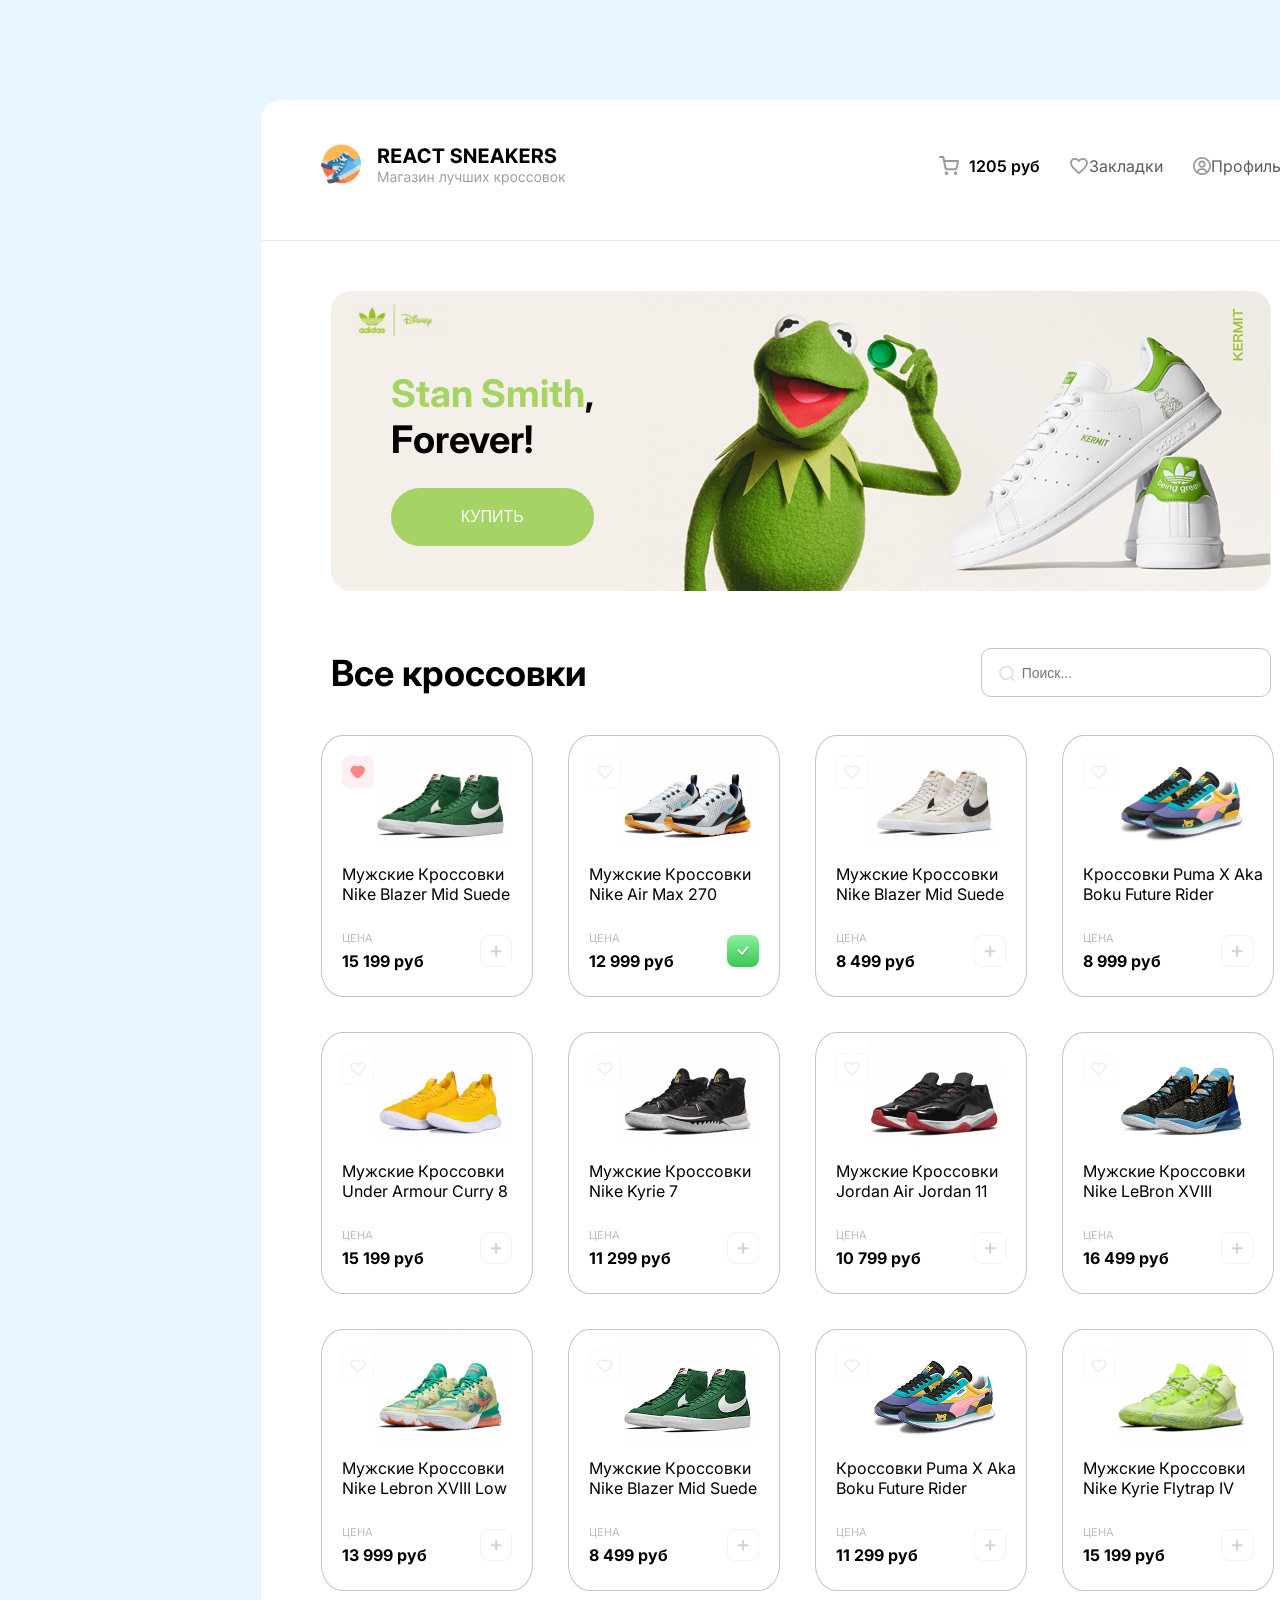
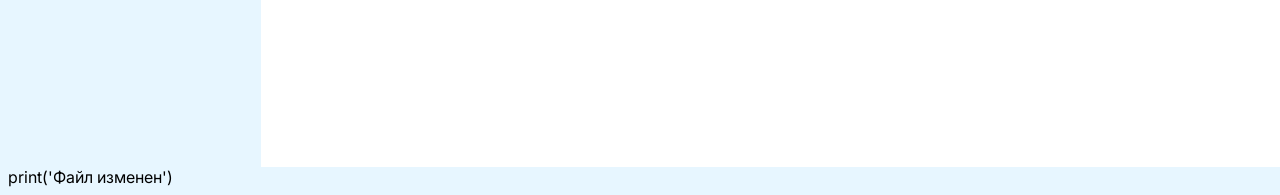
<file: index.html>
<!DOCTYPE html>
<html lang="en">
<head>
    <meta charset="UTF-8">
    <meta name="viewport" content="width=device-width, initial-scale=1.0">
    <link rel="stylesheet" href="/styles.css">
    <link rel="preconnect" href="https://fonts.googleapis.com">
    <link rel="preconnect" href="https://fonts.gstatic.com" crossorigin>
    <link href="https://fonts.googleapis.com/css2?family=Inter:ital,opsz,wght@0,14..32,100..900;1,14..32,100..900&display=swap" rel="stylesheet">
    <title>Document</title>
</head>
<body>
    <header>
        <div class="b-1">
                <a href="index.html"><img src="/images/logo.svg" alt="" id="logo"></a>

            <ul>
                <li><img src="/images/basket.svg" alt=""><span style="font-weight: 600;">1205 руб</span></li>
                <li><a href="page3.html"><img src="/images/hearth.svg" alt="">  Закладки</a></li>
                <li><a href="page2.html"><img src="/images/user.svg" alt="">  Профиль</a></li>
            </ul>
        </div>
        
    </header>

    <main>
        <div class="b-2">
            <div class="b-2-1">
                <img src="/images/adidas-disneq.svg" alt="">
                <h1><span style="color: #A5D364;">Stan Smith</span>, <br> Forever!</h1>
                <button>КУПИТЬ</button>
            </div>
            
            <div class="kermit">
                <img src="/images/maskot.png" alt="">
            </div>
        </div>

        <section class="s-1">
            <div class="b-3">
                <h2>Все кроссовки</h2>
                <form action="#">
                    <img src="/images/search.svg" alt="">
                    <input type="text" placeholder=" Поиск...">
                </form>
            </div>
        </section>

        <section class="s-2">
            <div class="cards">
                <div class="card">
                    <div class="images">
                        <img src="/images/like.svg" alt="" class="like-on">
                        <img src="/images/boots1.jpg" alt="" class="boots">
                    </div>

                    <p>Мужские Кроссовки Nike Blazer Mid Suede</p>

                    <div class="price">
                        <div class="f-t-b">
                            <p class="price2">ЦЕНА</p>
                            <p class="price3">15 199 руб</p>
                        </div>
                        <div class="img-price">
                            <img src="/images/available.svg" alt="">
                        </div>
                    </div>
                </div>

                <div class="card">
                    <div class="images">
                        <img src="/images/like-none.svg" alt="" class="like-on">
                        <img src="/images/boots2.jpg" alt="" class="boots">
                    </div>

                    <p>Мужские Кроссовки Nike Air Max 270</p>

                    <div class="price">
                        <div class="f-t-b">
                            <p class="price2">ЦЕНА</p>
                            <p class="price3">12 999 руб</p>
                        </div>
                        <div class="img-price">
                            <img src="/images/selected.svg" alt="">
                        </div>
                    </div>
                </div>

                <div class="card">
                    <div class="images">
                        <img src="/images/like-none.svg" alt="" class="like-on">
                        <img src="/images/boots3.jpg" alt="" class="boots">
                    </div>

                    <p>Мужские Кроссовки Nike Blazer Mid Suede</p>

                    <div class="price">
                        <div class="f-t-b">
                            <p class="price2">ЦЕНА</p>
                            <p class="price3">8 499 руб</p>
                        </div>
                        <div class="img-price">
                            <img src="/images/available.svg" alt="">
                        </div>
                    </div>
                </div>

                <div class="card">
                    <div class="images">
                        <img src="/images/like-none.svg" alt="" class="like-on">
                        <img src="/images/boots4.jpg" alt="" class="boots">
                    </div>

                    <p>Кроссовки Puma X Aka Boku Future Rider</p>

                    <div class="price">
                        <div class="f-t-b">
                            <p class="price2">ЦЕНА</p>
                            <p class="price3">8 999 руб</p>
                        </div>
                        <div class="img-price">
                            <img src="/images/available.svg" alt="">
                        </div>
                    </div>
                </div>

                <div class="card">
                    <div class="images">
                        <img src="/images/like-none.svg" alt="" class="like-on">
                        <img src="/images/boots5.jpg" alt="" class="boots">
                    </div>

                    <p>Мужские Кроссовки Under Armour Curry 8</p>

                    <div class="price">
                        <div class="f-t-b">
                            <p class="price2">ЦЕНА</p>
                            <p class="price3">15 199 руб</p>
                        </div>
                        <div class="img-price">
                            <img src="/images/available.svg" alt="">
                        </div>
                    </div>
                </div>

                <div class="card">
                    <div class="images">
                        <img src="/images/like-none.svg" alt="" class="like-on">
                        <img src="/images/boots6.jpg" alt="" class="boots">
                    </div>

                    <p>Мужские Кроссовки Nike Kyrie 7</p>

                    <div class="price">
                        <div class="f-t-b">
                            <p class="price2">ЦЕНА</p>
                            <p class="price3">11 299 руб</p>
                        </div>
                        <div class="img-price">
                            <img src="/images/available.svg" alt="">
                        </div>
                    </div>
                </div>

                <div class="card">
                    <div class="images">
                        <img src="/images/like-none.svg" alt="" class="like-on">
                        <img src="/images/boots7.jpg" alt="" class="boots">
                    </div>

                    <p>Мужские Кроссовки Jordan Air Jordan 11</p>

                    <div class="price">
                        <div class="f-t-b">
                            <p class="price2">ЦЕНА</p>
                            <p class="price3">10 799 руб</p>
                        </div>
                        <div class="img-price">
                            <img src="/images/available.svg" alt="">
                        </div>
                    </div>
                </div>

                <div class="card">
                    <div class="images">
                        <img src="/images/like-none.svg" alt="" class="like-on">
                        <img src="/images/boots8.jpg" alt="" class="boots">
                    </div>

                    <p>Мужские Кроссовки Nike LeBron XVIII</p>

                    <div class="price">
                        <div class="f-t-b">
                            <p class="price2">ЦЕНА</p>
                            <p class="price3">16 499 руб</p>
                        </div>
                        <div class="img-price">
                            <img src="/images/available.svg" alt="">
                        </div>
                    </div>
                </div>

                <div class="card">
                    <div class="images">
                        <img src="/images/like-none.svg" alt="" class="like-on">
                        <img src="/images/boots9.jpg" alt="" class="boots">
                    </div>

                    <p>Мужские Кроссовки Nike Lebron XVIII Low</p>

                    <div class="price">
                        <div class="f-t-b">
                            <p class="price2">ЦЕНА</p>
                            <p class="price3">13 999 руб</p>
                        </div>
                        <div class="img-price">
                            <img src="/images/available.svg" alt="">
                        </div>
                    </div>
                </div>

                <div class="card">
                    <div class="images">
                        <img src="/images/like-none.svg" alt="" class="like-on">
                        <img src="/images/boots10.png" alt="" class="boots">
                    </div>

                    <p>Мужские Кроссовки Nike Blazer Mid Suede</p>

                    <div class="price">
                        <div class="f-t-b">
                            <p class="price2">ЦЕНА</p>
                            <p class="price3">8 499 руб</p>
                        </div>
                        <div class="img-price">
                            <img src="/images/available.svg" alt="">
                        </div>
                    </div>
                </div>

                <div class="card">
                    <div class="images">
                        <img src="/images/like-none.svg" alt="" class="like-on">
                        <img src="/images/boots11.png" alt="" class="boots">
                    </div>

                    <p>Кроссовки Puma X Aka Boku Future Rider</p>

                    <div class="price">
                        <div class="f-t-b">
                            <p class="price2">ЦЕНА</p>
                            <p class="price3">11 299 руб</p>
                        </div>
                        <div class="img-price">
                            <img src="/images/available.svg" alt="">
                        </div>
                    </div>
                </div>

                <div class="card">
                    <div class="images">
                        <img src="/images/like-none.svg" alt="" class="like-on">
                        <img src="/images/boots12.jpg" alt="" class="boots">
                    </div>

                    <p>Мужские Кроссовки Nike Kyrie Flytrap IV</p>

                    <div class="price">
                        <div class="f-t-b">
                            <p class="price2">ЦЕНА</p>
                            <p class="price3">15 199 руб</p>
                        </div>
                        <div class="img-price">
                            <img src="/images/available.svg" alt="">
                        </div>
                    </div>
                </div>
            </div>
        </section>
    </main>
</body>
</html>
print('Файл изменен')
</file>
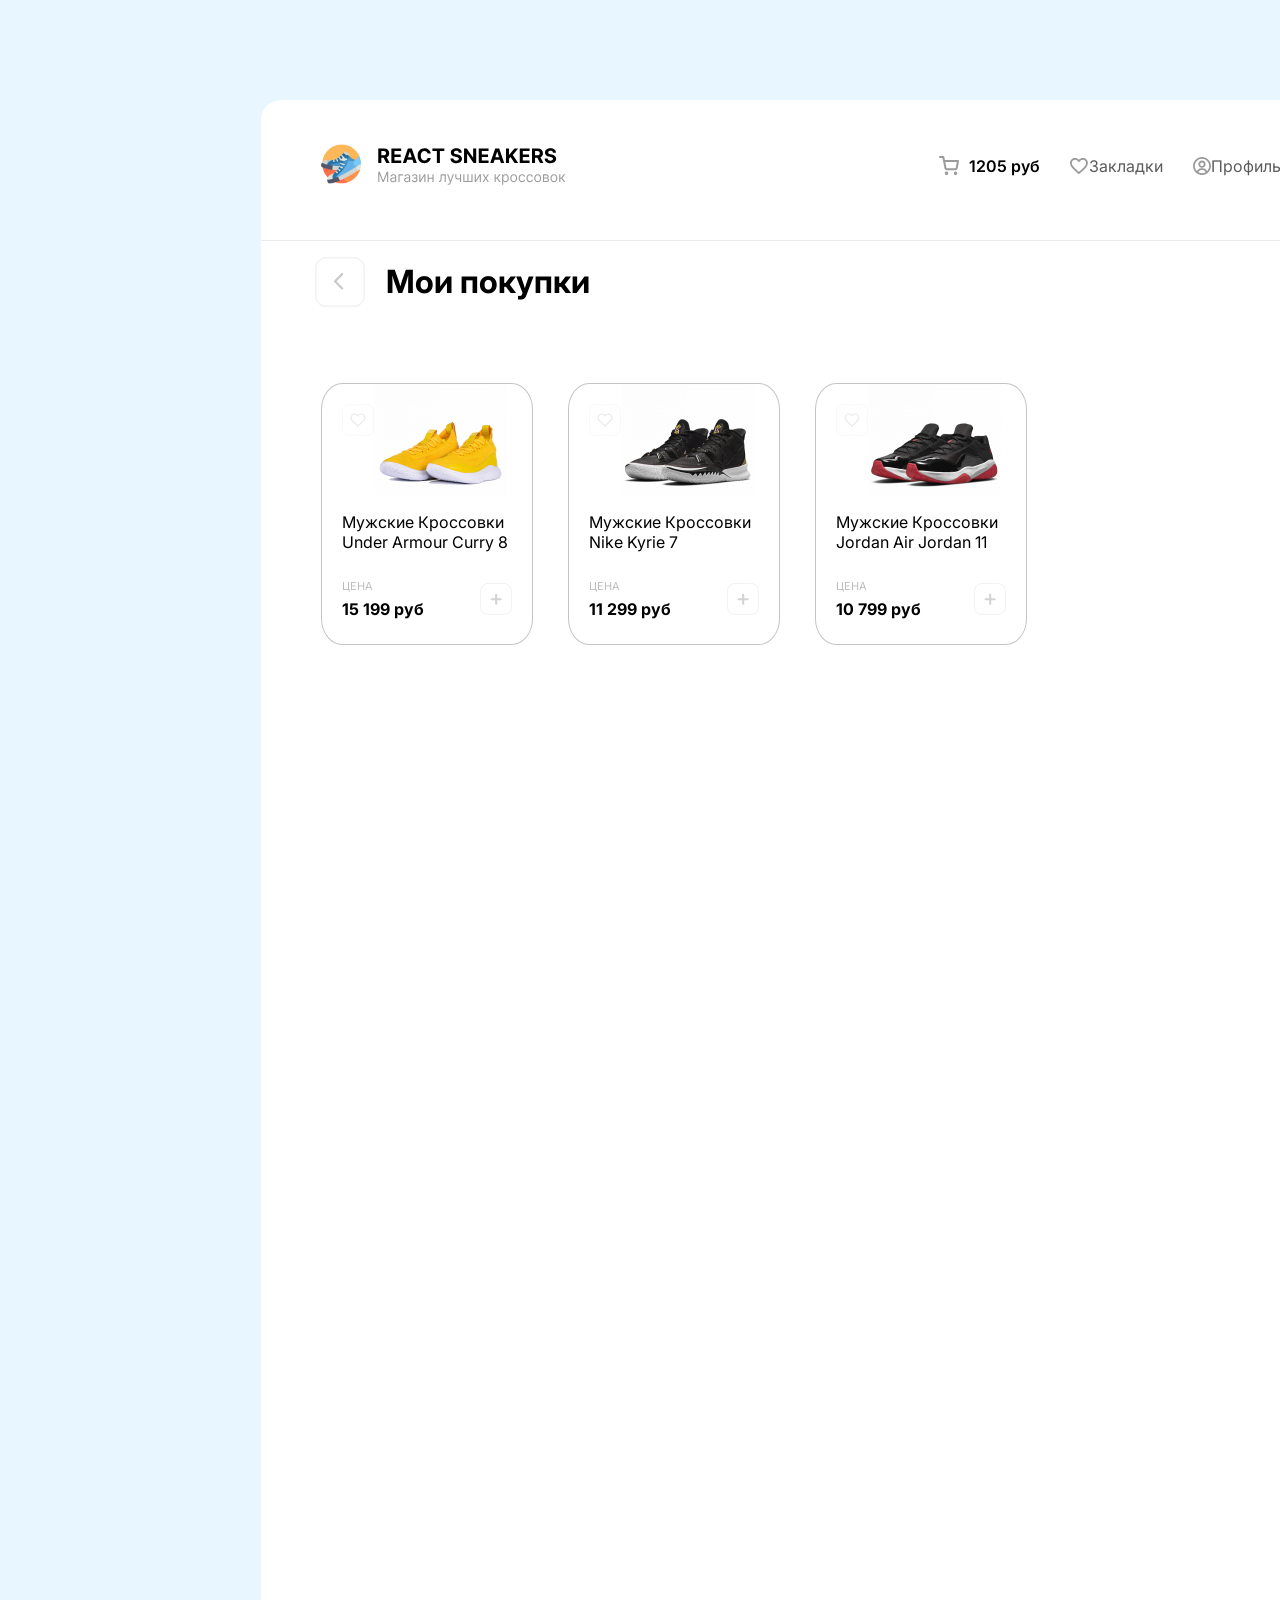
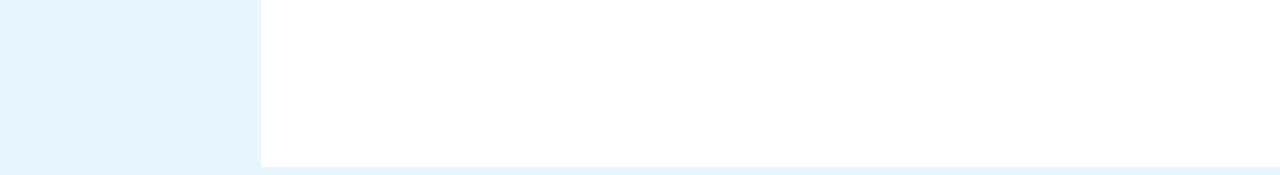
<file: page2.html>
<!DOCTYPE html>
<html lang="en">
<head>
    <meta charset="UTF-8">
    <meta name="viewport" content="width=device-width, initial-scale=1.0">
    <title>Document</title>
    <link rel="stylesheet" href="/page2styles.css">
    <link rel="preconnect" href="https://fonts.googleapis.com">
    <link rel="preconnect" href="https://fonts.gstatic.com" crossorigin>
    <link href="https://fonts.googleapis.com/css2?family=Inter:ital,opsz,wght@0,14..32,100..900;1,14..32,100..900&display=swap" rel="stylesheet">
</head>
<body>
    <header>
        <div class="b-1">
            <a href="index.html"><img src="/images/logo.svg" alt="" id="logo"></a>

            <ul>
                <li><img src="/images/basket.svg" alt=""><span style="font-weight: 600;">1205 руб</span></li>
                <li><a href="page3.html"><img src="/images/hearth.svg" alt="">Закладки</a></li>
                <li><a href="page2.html"><img src="/images/user.svg" alt="">Профиль</a></li>
            </ul>
        </div>
        
    </header>

    <main>
        <div class="b-2">
            <img src="/images/next.svg" alt="">
            <h1>Мои покупки</h1>
        </div>

        <section class="s-2">
            <div class="cards">
                <div class="card">
                    <div class="images">
                        <img src="/images/like-none.svg" alt="" class="like-on">
                        <img src="/images/boots5.jpg" alt="" class="boots">
                    </div>

                    <p>Мужские Кроссовки Under Armour Curry 8</p>

                    <div class="price">
                        <div class="f-t-b">
                            <p class="price2">ЦЕНА</p>
                            <p class="price3">15 199 руб</p>
                        </div>
                        <div class="img-price">
                            <img src="/images/available.svg" alt="">
                        </div>
                    </div>
                </div>

                <div class="card">
                    <div class="images">
                        <img src="/images/like-none.svg" alt="" class="like-on">
                        <img src="/images/boots6.jpg" alt="" class="boots">
                    </div>

                    <p>Мужские Кроссовки Nike Kyrie 7</p>

                    <div class="price">
                        <div class="f-t-b">
                            <p class="price2">ЦЕНА</p>
                            <p class="price3">11 299 руб</p>
                        </div>
                        <div class="img-price">
                            <img src="/images/available.svg" alt="">
                        </div>
                    </div>
                </div>

                <div class="card">
                    <div class="images">
                        <img src="/images/like-none.svg" alt="" class="like-on">
                        <img src="/images/boots7.jpg" alt="" class="boots">
                    </div>

                    <p>Мужские Кроссовки Jordan Air Jordan 11</p>

                    <div class="price">
                        <div class="f-t-b">
                            <p class="price2">ЦЕНА</p>
                            <p class="price3">10 799 руб</p>
                        </div>
                        <div class="img-price">
                            <img src="/images/available.svg" alt="">
                        </div>
                    </div>
                </div>
            </div>
        </section>
    </main>
</body>
</html>
</file>
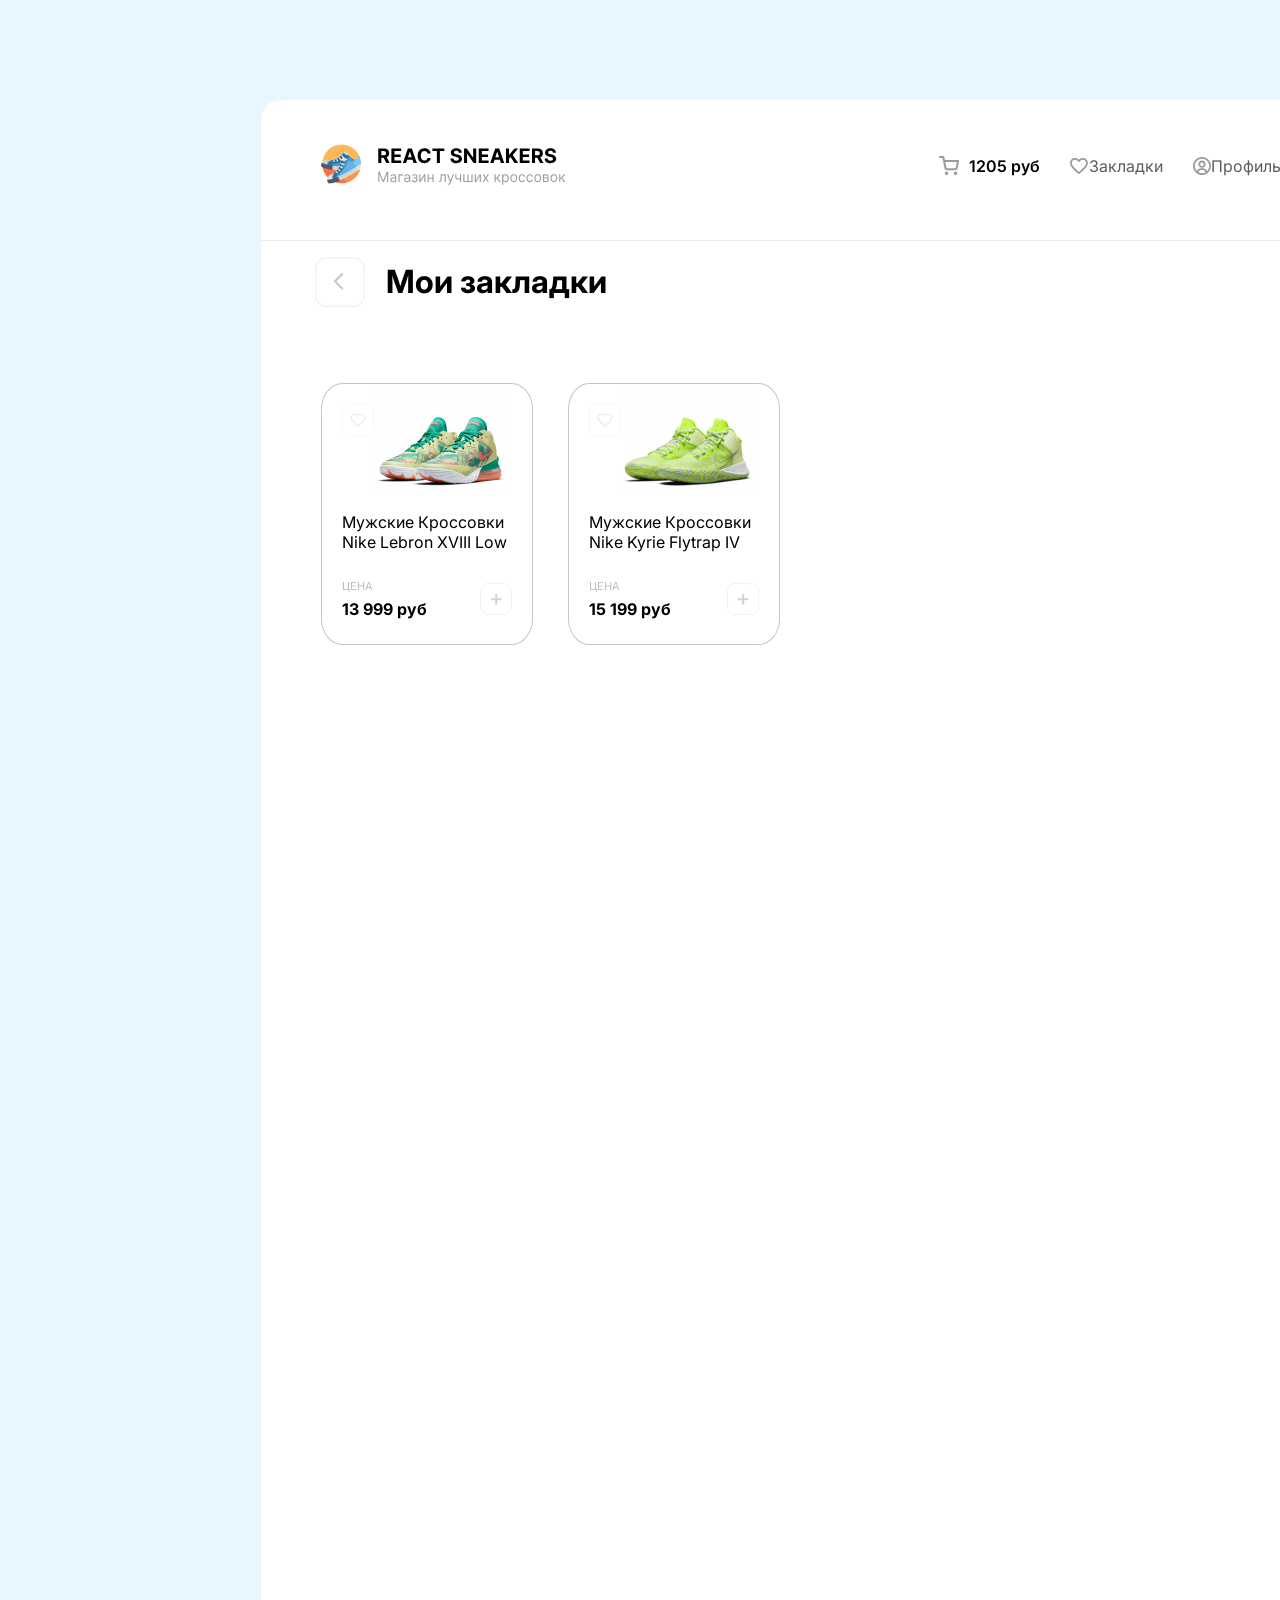
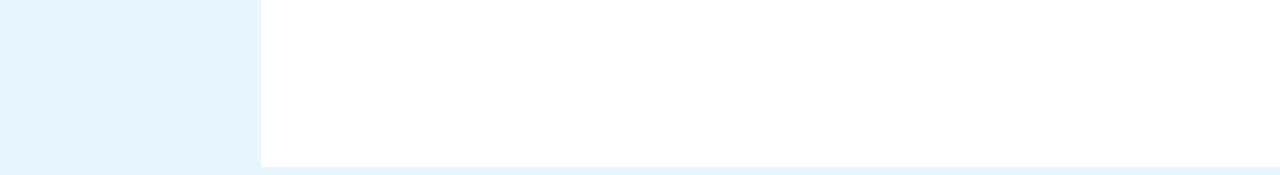
<file: page3.html>
<!DOCTYPE html>
<html lang="en">
<head>
    <meta charset="UTF-8">
    <meta name="viewport" content="width=device-width, initial-scale=1.0">
    <title>Document</title>
    
    <link rel="preconnect" href="https://fonts.googleapis.com">
    <link rel="preconnect" href="https://fonts.gstatic.com" crossorigin>
    <link href="https://fonts.googleapis.com/css2?family=Inter:ital,opsz,wght@0,14..32,100..900;1,14..32,100..900&display=swap" rel="stylesheet">

    <link rel="stylesheet" href="/page3styles.css">
</head>
<body>
    <header>
        <div class="b-1">
            <a href="index.html"><img src="/images/logo.svg" alt="" id="logo"></a>

            <ul>
                <li><img src="/images/basket.svg" alt=""><span style="font-weight: 600;">1205 руб</span></li>
                <li><a href="page3.html"><img src="/images/hearth.svg" alt="">Закладки</a></li>
                <li><a href="page2.html"><img src="/images/user.svg" alt="">Профиль</a></li>
            </ul>
        </div>
        
    </header>

    <main>
        
            <div class="b-2">
                <img src="/images/next.svg" alt="">
                <h1>Мои закладки</h1>
            </div>


        <section class="s-2">
        <div class="cards">
            <div class="card">
                <div class="images">
                    <img src="/images/like-none.svg" alt="" class="like-on">
                    <img src="/images/boots9.jpg" alt="" class="boots">
                </div>

                <p>Мужские Кроссовки Nike Lebron XVIII Low</p>

                <div class="price">
                    <div class="f-t-b">
                        <p class="price2">ЦЕНА</p>
                        <p class="price3">13 999 руб</p>
                    </div>
                    <div class="img-price">
                        <img src="/images/available.svg" alt="">
                    </div>
                </div>
            </div>

            <div class="card">
                <div class="images">
                    <img src="/images/like-none.svg" alt="" class="like-on">
                    <img src="/images/boots12.jpg" alt="" class="boots">
                </div>

                <p>Мужские Кроссовки Nike Kyrie Flytrap IV</p>

                <div class="price">
                    <div class="f-t-b">
                        <p class="price2">ЦЕНА</p>
                        <p class="price3">15 199 руб</p>
                    </div>
                    <div class="img-price">
                        <img src="/images/available.svg" alt="">
                    </div>
                </div>
            </div>
        </div>
    </section>
    </main>
</body>
</html>
</file>
<file: styles.css>
body{
    background-color:#E7F6FF;
    font-family: 'inter';
}

header{
    width: 1080px;
    height: 140px;
    margin-left: 20%;
    margin-right: 20%;
    background-color: white;
    margin-bottom: 0px;
    border-top-left-radius: 20px;
    border-top-right-radius: 20px;
    border-bottom: 1px solid #EAEAEA;
    margin-top: 100px;
}

header ul{
    list-style-type: none;
    display: flex;
    flex-direction: row;
    gap: 30px;
}

.b-1{
    display: flex;
    flex-direction: row;
    align-items: center;
    justify-content: space-between;
    padding-top: 40px;
    padding-left: 60px;
    padding-right: 60px;
}

.b-1 img{
    cursor: pointer;
}

li{
    display: flex;
    align-items: center;
    gap: 10px;
    cursor: pointer;
}

li a{
    display: flex;
    align-items: center;
    text-decoration: none;
    color: #5C5C5C;
}

li:hover{
    color: orangered;
    transition: 0.5s;
}

main{
    width: 1080px;
    height: 1526px;
    background-color: white;
    margin-left: 20%;
    margin-right: 20%;
    display: flex;
    flex-direction: column;
    justify-content: flex-start;
}

.b-2 {
    background-color: #F4EFE9;
    width: 940px;
    height: 300px;
    border-radius: 20px;
    display: flex;
    flex-direction: row;
    margin-top: 50px;
    margin-bottom: 30px;
    margin-left: 70px;
}

.b-2-1 h1{
    padding-left: 60px;
    font-size: 38px;
}

.b-2-1 img{
    padding-left: 20px;
    padding-top: 10px;
}

.b-2-1 img{
    cursor: pointer;
}

.b-2 button {
    border-radius: 110px;
    padding: 20px 70px 20px 70px;
    border: none;
    background-color: #A5D364;
    margin-left: 60px;
    color: white;
    font-size: 16px;
}

.b-2 button:hover{
    cursor: pointer;
}

.kermit{
    padding-left: 35px;
}

.b-3{
    display: flex;
    flex-direction: row;
    justify-content: space-between;
    margin-left: 70px;
    margin-right: 70px;
    align-items: center;
}

.b-3{
    font-size: 24px;
}

form {
    position: relative;
    display: inline-block;
}

form img{
    position: absolute;
    margin-left: 18px;
    margin-top: 12%;
    transform: translateY(-110%);
    width: 16px;
    height: 16px;
    pointer-events: none;
}

form input{
    padding-left: 36px;
    height: 32px;
    font-size: 14px;
    border-radius: 10px;
    width: 250px;
    height: 45px;
    color: #C4C4C4;
    font-size: 14px;
    font-weight: 400;
    border: 1px solid #C4C4C4;
}

.card{
    width: 210px;
    height: 260px;
    border: 1px solid #C4C4C4;
    border-radius: 10%;
}

.boots{
    width: 133px;
    z-index: 0;
}

.like-on{
    margin-bottom: 40px;
    z-index: 1;
    margin-left: 20px;
    cursor: pointer;
}

.like-none{
    cursor: pointer;
}

.images{
    display: flex;
    flex-direction: row;
}

.price{
    display: flex;
    flex-direction: row;
    align-items: center;
    justify-content: space-between;
}

.f-t-b{
    display: flex;
    flex-direction: column;
}

.price2{
    font-size: 11px;
    color: #BDBDBD;
    margin-bottom: -10px;
}

.price3{
    font-weight: 700;
}

.img-price{
    cursor: pointer;
    margin-right: 20px;
}

.s-2{
    padding-left: 60px;
    padding-right: 60px;
}

.s-2 p {
    margin-left: 20px;
}

.cards{
    margin-top: 10px;
    display: flex;
    flex-direction: row;
    flex-wrap: wrap;
    gap: 35px;
}
</file>
<file: page2styles.css>
body{
    background-color:#E7F6FF;
    font-family: 'inter';
}

header{
    width: 1080px;
    height: 140px;
    margin-left: 20%;
    margin-right: 20%;
    background-color: white;
    margin-bottom: 0px;
    border-top-left-radius: 20px;
    border-top-right-radius: 20px;
    border-bottom: 1px solid #EAEAEA;
    margin-top: 100px;
}

header ul{
    list-style-type: none;
    display: flex;
    flex-direction: row;
    gap: 30px;
}

.b-1{
    display: flex;
    flex-direction: row;
    align-items: center;
    justify-content: space-between;
    padding-top: 40px;
    padding-left: 60px;
    padding-right: 60px;
}

.b-1 img{
    cursor: pointer;
}

li{
    display: flex;
    align-items: center;
    gap: 10px;
    cursor: pointer;
}

li a{
    display: flex;
    align-items: center;
    text-decoration: none;
    color: #5C5C5C;
}

li:hover{
    color: orangered;
    transition: 0.5s;
}

main{
    width: 1080px;
    height: 1526px;
    background-color: white;
    margin-left: 20%;
    margin-right: 20%;
    display: flex;
    flex-direction: column;
    justify-content: flex-start;
}

.b-2{
    display: flex;
    flex-direction: row;
    margin-bottom: 50px;
}

.b-2 img {
    margin-left: 5%;
    margin-right: 2%;
    width: 50px;
    cursor: pointer;
}

.card{
    width: 210px;
    height: 260px;
    border: 1px solid #C4C4C4;
    border-radius: 10%;
}

.boots{
    width: 133px;
    z-index: 0;
}

.like-on{
    margin-bottom: 40px;
    z-index: 1;
    margin-left: 20px;
    cursor: pointer;
}

.like-none{
    cursor: pointer;
}

.images{
    display: flex;
    flex-direction: row;
}

.price{
    display: flex;
    flex-direction: row;
    align-items: center;
    justify-content: space-between;
}

.f-t-b{
    display: flex;
    flex-direction: column;
}

.price2{
    font-size: 11px;
    color: #BDBDBD;
    margin-bottom: -10px;
}

.price3{
    font-weight: 700;
}

.img-price{
    cursor: pointer;
    margin-right: 20px;
}

.s-2{
    padding-left: 60px;
    padding-right: 60px;
}

.s-2 p {
    margin-left: 20px;
}

.cards{
    margin-top: 10px;
    display: flex;
    flex-direction: row;
    flex-wrap: wrap;
    gap: 35px;
}
</file>
<file: page3styles.css>
body{
    background-color:#E7F6FF;
    font-family: 'inter';
}

header{
    width: 1080px;
    height: 140px;
    margin-left: 20%;
    margin-right: 20%;
    background-color: white;
    margin-bottom: 0px;
    border-top-left-radius: 20px;
    border-top-right-radius: 20px;
    border-bottom: 1px solid #EAEAEA;
    margin-top: 100px;
}

header ul{
    list-style-type: none;
    display: flex;
    flex-direction: row;
    gap: 30px;
}

.b-1{
    display: flex;
    flex-direction: row;
    align-items: center;
    justify-content: space-between;
    padding-top: 40px;
    padding-left: 60px;
    padding-right: 60px;
}

.b-1 img{
    cursor: pointer;
}

li{
    display: flex;
    align-items: center;
    gap: 10px;
    cursor: pointer;
}

li a{
    display: flex;
    align-items: center;
    text-decoration: none;
    color: #5C5C5C;
}

li:hover{
    color: orangered;
    transition: 0.5s;
}

main{
    width: 1080px;
    height: 1526px;
    background-color: white;
    margin-left: 20%;
    margin-right: 20%;
    display: flex;
    flex-direction: column;
    justify-content: flex-start;
}

h1{
    margin-left: 2%;
}

.b-2{
    display: flex;
    flex-direction: row;
    margin-bottom: 50px;
}

.b-2 img {
    margin-left: 5%;
    width: 50px;
    cursor: pointer;
}

.card{
    width: 210px;
    height: 260px;
    border: 1px solid #C4C4C4;
    border-radius: 10%;
}

.boots{
    width: 133px;
    z-index: 0;
}

.like-on{
    margin-bottom: 40px;
    z-index: 1;
    margin-left: 20px;
    cursor: pointer;
}

.like-none{
    cursor: pointer;
}

.images{
    display: flex;
    flex-direction: row;
}

.price{
    display: flex;
    flex-direction: row;
    align-items: center;
    justify-content: space-between;
}

.f-t-b{
    display: flex;
    flex-direction: column;
}

.price2{
    font-size: 11px;
    color: #BDBDBD;
    margin-bottom: -10px;
}

.price3{
    font-weight: 700;
}

.img-price{
    cursor: pointer;
    margin-right: 20px;
}

.s-2{
    padding-left: 60px;
    padding-right: 60px;
}

.s-2 p {
    margin-left: 20px;
}

.cards{
    margin-top: 10px;
    display: flex;
    flex-direction: row;
    flex-wrap: wrap;
    gap: 35px;
}
</file>
